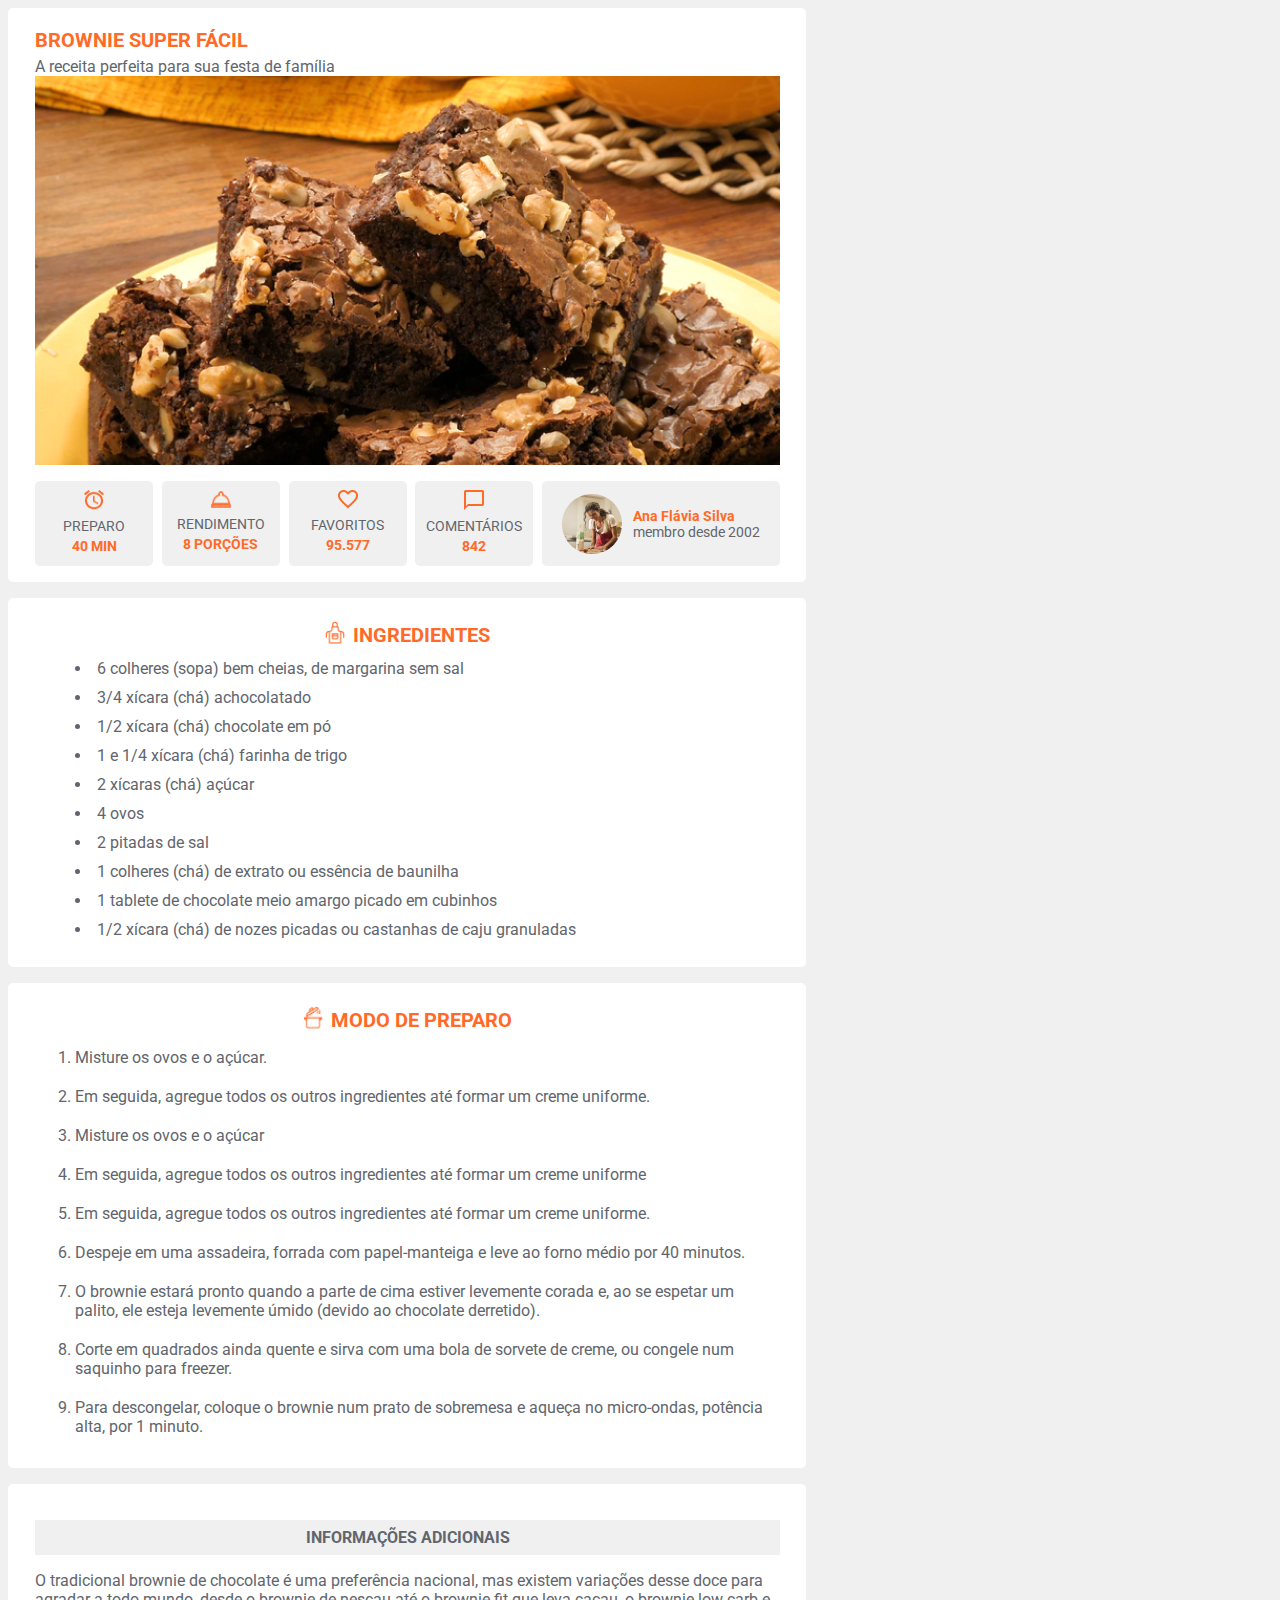
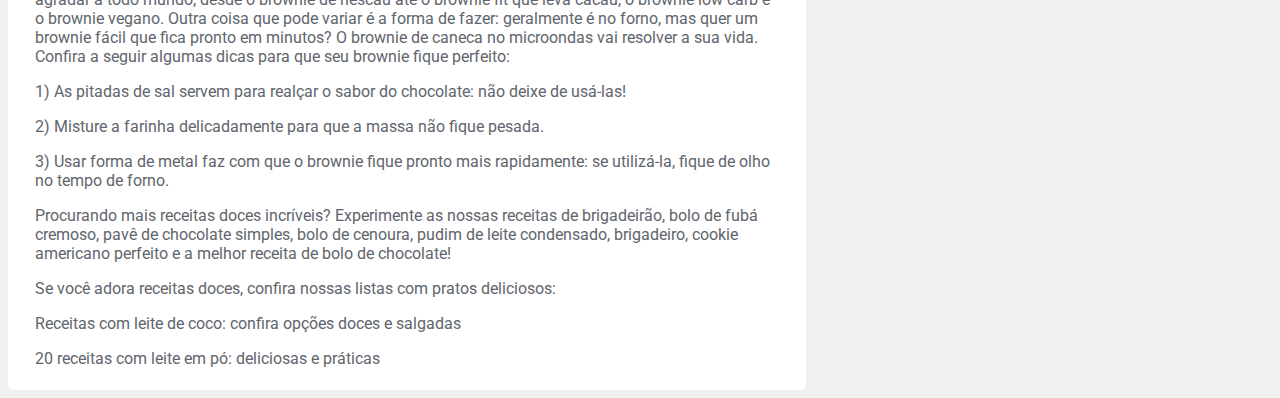
<file: index.html>
<!DOCTYPE html>
<html lang="pt-br">
<head>
    <title>Receita</title>
    <link rel="preconnect" href="https://fonts.googleapis.com">
<link rel="preconnect" href="https://fonts.gstatic.com" crossorigin>
<link href="https://fonts.googleapis.com/css2?family=Roboto:wght@400;700&display=swap" rel="stylesheet">
<link rel="stylesheet" href="style.css">
</head>
<body>
    <div class="container">
        <h1>Brownie super fácil</h1>
        <h2>A receita perfeita para sua festa de família</h2>
        <img src="Foto-Brownie.png" alt="imagem Brownie">
        
        <div class="info-geral"> 
            <div class="card-box">
                <img class="icon" src="alarm.png" alt="ícone de alarme">
                <h3 class="card-title">PREPARO</h3>
                <strong class="card-info">40 MIN</strong>
            </div>
            <div class="card-box">
                <img class="icon" src="room_service.png" alt="ícone rendimento">
                <h3 class="card-title">rendimento</h3>
                <strong class="card-info">8 porções</strong>
            </div>
            <div class="card-box">
                <img class="icon" src="favorite_border.png" alt="ícone favorito">
                <h3 class="card-title">favoritos</h3>
                <strong class="card-info">95.577</strong>
            </div>
            <div class="card-box">
                <img class="icon" src="chat_bubble_outline.png" alt="ícone de comentário">
                <h3 class="card-title">comentários</h3>
                <strong class="card-info">842</strong>
            </div>
            <div class="card-box-usuario">
                <img class="image-used" src="Foto.png" alt="foto usuario">
                <div class="info-cardgeral">
                    <strong class="card-name">Ana Flávia Silva</strong>
                    <span class="card-infoTime">membro desde 2002 </span>
                </div>
            </div>
        </div>      
    </div>

    <div class="container2">
        <div class="title-wrapper">
            <img class="icon-apron" src="Avental.png" alt="ìcone Avental">
             <h2 class="secundary-title">Ingredientes</h2>
        </div>

        <ul class="list-ingredients">
            <li class="list-item">6 colheres (sopa) bem cheias, de margarina sem sal</li class="list-item">
            <li class="list-item">3/4 xícara (chá) achocolatado</li class="list-item">
            <li class="list-item">1/2 xícara (chá) chocolate em pó</li class="list-item">
            <li class="list-item">1 e 1/4 xícara (chá) farinha de trigo</li class="list-item">
            <li class="list-item">2 xícaras (chá) açúcar </li class="list-item">
            <li class="list-item">4 ovos</li class="list-item">
            <li class="list-item">2 pitadas de sal</li class="list-item">
            <li class="list-item">1 colheres (chá) de extrato ou essência de baunilha</li class="list-item">
            <li class="list-item">1 tablete de chocolate meio amargo picado em cubinhos</li class="list-item">
            <li class="list-item">1/2 xícara (chá) de nozes picadas ou castanhas de caju granuladas</li class="list-item">
        </ul>
    </div>
    <div class="container3">
        <div class="title-wrapper">
            <img class="icon-apron" src="Panela.png" alt="ìcone Avental">
             <h2 class="secundary-title">Modo de preparo</h2>
        </div>
        <ol>
            <li class="list-item preparation-item">Misture os ovos e o açúcar.</li>
            <li class="list-item preparation-item">Em seguida, agregue todos os outros ingredientes até formar um creme uniforme.</li>
            <li class="list-item preparation-item">Misture os ovos e o açúcar</li>
            <li class="list-item preparation-item">Em seguida, agregue todos os outros ingredientes até formar um creme uniforme</li>
            <li class="list-item preparation-item">Em seguida, agregue todos os outros ingredientes até formar um creme uniforme.</li>
            <li class="list-item preparation-item">Despeje em uma assadeira, forrada com papel-manteiga e leve ao forno médio por 40 minutos.</li>
            <li class="list-item preparation-item">O brownie estará pronto quando a parte de cima estiver levemente corada e, ao se espetar um palito, ele esteja levemente úmido (devido ao chocolate derretido).</li>
            <li class="list-item preparation-item">Corte em quadrados ainda quente e sirva com uma bola de sorvete de creme, ou congele num saquinho para freezer.</li>
            <li class="list-item preparation-item">Para descongelar, coloque o brownie num prato de sobremesa e aqueça no micro-ondas, potência alta, por 1 minuto.</li>
         </ol>
    </div>
    <div class="container4">
        <h3 class="title-secundary">informações adicionais</h3>
        <div>
            <p class="list-item">O tradicional brownie de chocolate é uma preferência nacional, mas existem variações desse doce para agradar a todo mundo, desde o brownie de nescau até o brownie fit que leva cacau, o brownie low carb e o brownie vegano. Outra coisa que pode variar é a forma de fazer: geralmente é no forno, mas quer um brownie fácil que fica pronto em minutos? O brownie de caneca no microondas vai resolver a sua vida.
                Confira a seguir algumas dicas para que seu brownie fique perfeito:</p>
            <p class="list-item">1) As pitadas de sal servem para realçar o sabor do chocolate: não deixe de usá-las! </p>
            <p class="list-item">2) Misture a farinha delicadamente para que a massa não fique pesada.</p>
            <p class="list-item">3) Usar forma de metal faz com que o brownie fique pronto mais rapidamente: se utilizá-la, fique de olho no tempo de forno.</p>
            <p class="list-item">Procurando mais receitas doces incríveis? Experimente as nossas receitas de brigadeirão, bolo de fubá cremoso, pavê de chocolate simples, bolo de cenoura, pudim de leite condensado, brigadeiro, cookie americano perfeito e a melhor receita de bolo de chocolate!</p>
            <p class="list-item">Se você adora receitas doces, confira nossas listas com pratos deliciosos:</p>
            <p class="list-item">Receitas com leite de coco: confira opções doces e salgadas</p>        
            <p class="list-item">20 receitas com leite em pó: deliciosas e práticas</p>
        </div>
    </div>
</body>
</html>
</file>
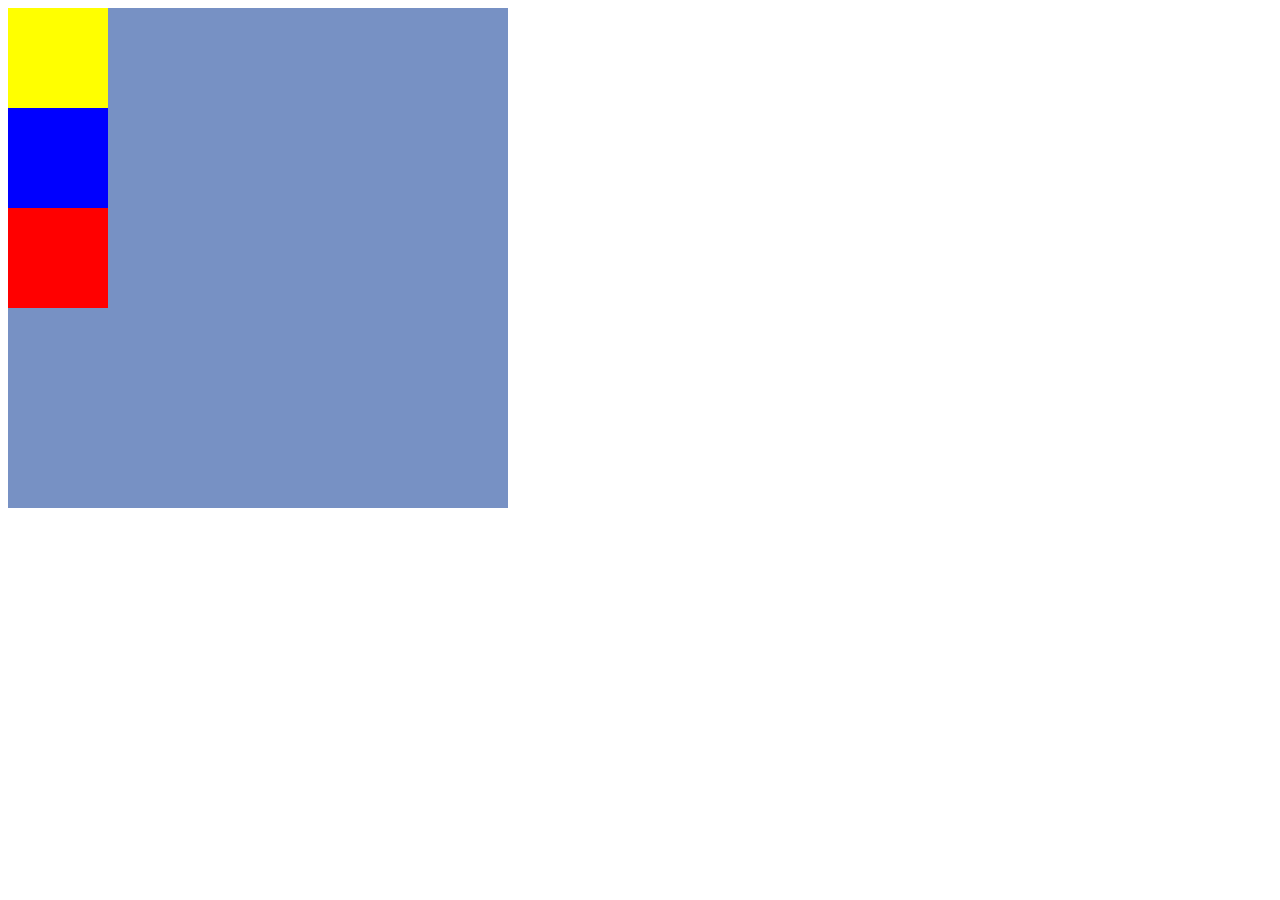
<file: box.html>
<!DOCTYPE html>
<html lang="pt-br">
<head>
    <meta charset="UTF-8">
    <meta name="viewport" content="width=device-width, initial-scale=1.0">
    <title>Document</title>
    <link rel="stylesheet" href="box.css">
</head>
<body>
    <div class="container">
        <div class="yelow box"></div>
        <div class="blue box"></div>
        <div class="red box"></div>
    </div>
</body>
</html>
</file>
<file: style.css>
*{
    font-family: 'roboto',sans-serif;
}

body{
    background-color: #f0f0f0;
}

h1{
    color: #ff6a28;
    font-size: 20px;
    text-transform: uppercase;
    margin: 0;
}

h2{
    font-size: 16px;
    color: #61656D;
    font-weight: 400;
    margin-top: 5px;
    margin-bottom: 0;
}

.container{
    background-color: #fff;
    width: 798px;
    height: 574px;
    top: 24px;
    left: 321px;
    border-radius:5px;
    padding: 20px 26px 12px 27px;
    box-sizing: border-box;
    
    
}

.card-box{
    width:118px ;
    height: 85px;
    border-radius: 5PX; 
    background-color: #f0f0f0;
    display: flex;
    flex-direction: column;  
    justify-content: center;
    align-items: center; 
    margin-top: 12px; 
    
}

.icon{
    height: 20px;
    width: 20px;
    margin-top: 10px;

}

.card-title{
    color: #61656D;
    font-size: 14px;
    margin-top: 8px;
    text-transform: uppercase;
    font-weight: 400;
    margin-bottom: 4px;

}

.card-info{
    font-size: 14px;
    color: #ff6a28;
    margin-bottom: 14px;
    text-transform: uppercase;
    font-weight: 700;
}

.info-geral{
    display: flex;
    justify-content: space-between;
}
.card-box-usuario{
    width: 238px;
    height: 85px;
    border-radius: 5PX; 
    background-color: #f0f0f0;
    display: flex;
    justify-content: center;
    align-items: center;
    margin-top: 12px;
}
.image-used{
    height: 60px;
    width: 60px;
}
.info-cardgeral{
    display: flex;
    flex-direction: column;
    margin-left: 11px;
}

.card-name{
    font-weight: 700;
    font-size: 14px;
    color: #ff6a28;
}

.card-infoTime{
    color: #61656D;
    font-size: 14px;
}


/* Ingredientes */

.icon-apron{
    margin-right: 8px;
    width: 20px;
    height: 23px;
}

/* ingredientes */
.container2{
    background-color: #fff;
    width: 798px;
    top: 24px;
    border-radius:5px;
    padding: 20px 26px 12px 27px;
    box-sizing: border-box;
    margin-top: 16px;    
}

.title-wrapper{
    display: flex;
    justify-content: center;
    align-items: center;
}

.secundary-title{
    color: #ff6a28;
    font-size: 20px;
    font-weight: bold;
    text-transform: uppercase;
    text-align: center;
}

.list-ingredients{
    list-style-position: inside;
    margin-top: 12px;
}
.list-item{
    margin-bottom: 10px;
    color: #61656D;
}

/* preparo */
.container3{
    background-color: #fff;
    width: 798px;
    top: 24px;
    border-radius:5px;
    padding: 20px 26px 12px 27px;
    box-sizing: border-box;
    margin-top: 16px;
}
.preparation-item{
    margin-bottom: 20px;
    
}
/* adicionais */
.container4{
    background-color: #fff;
    width: 798px;
    top: 24px;
    border-radius:5px;
    padding: 20px 26px 12px 27px;
    box-sizing: border-box;
    margin-top: 16px;
}
.title-secundary{
    background-color: #f0f0f0;
    color:#61656D;
    font-size: 16px;
    text-transform: uppercase;
    text-align: center;
    padding-top: 8px;
    padding-bottom: 8px;
}
</file>
<file: box.css>
.box{
    height: 100px;
    width: 100px;
}
.container{
    background-color: #7791c4;
    width: 500px;
    height: 500px;
    display: flex;
    flex-direction: column;
    
}
    
.yelow{
   
    background-color: yellow ;
}

.blue{
   
    background-color: blue;
}

.red{   
    background-color: red;
}
</file>
